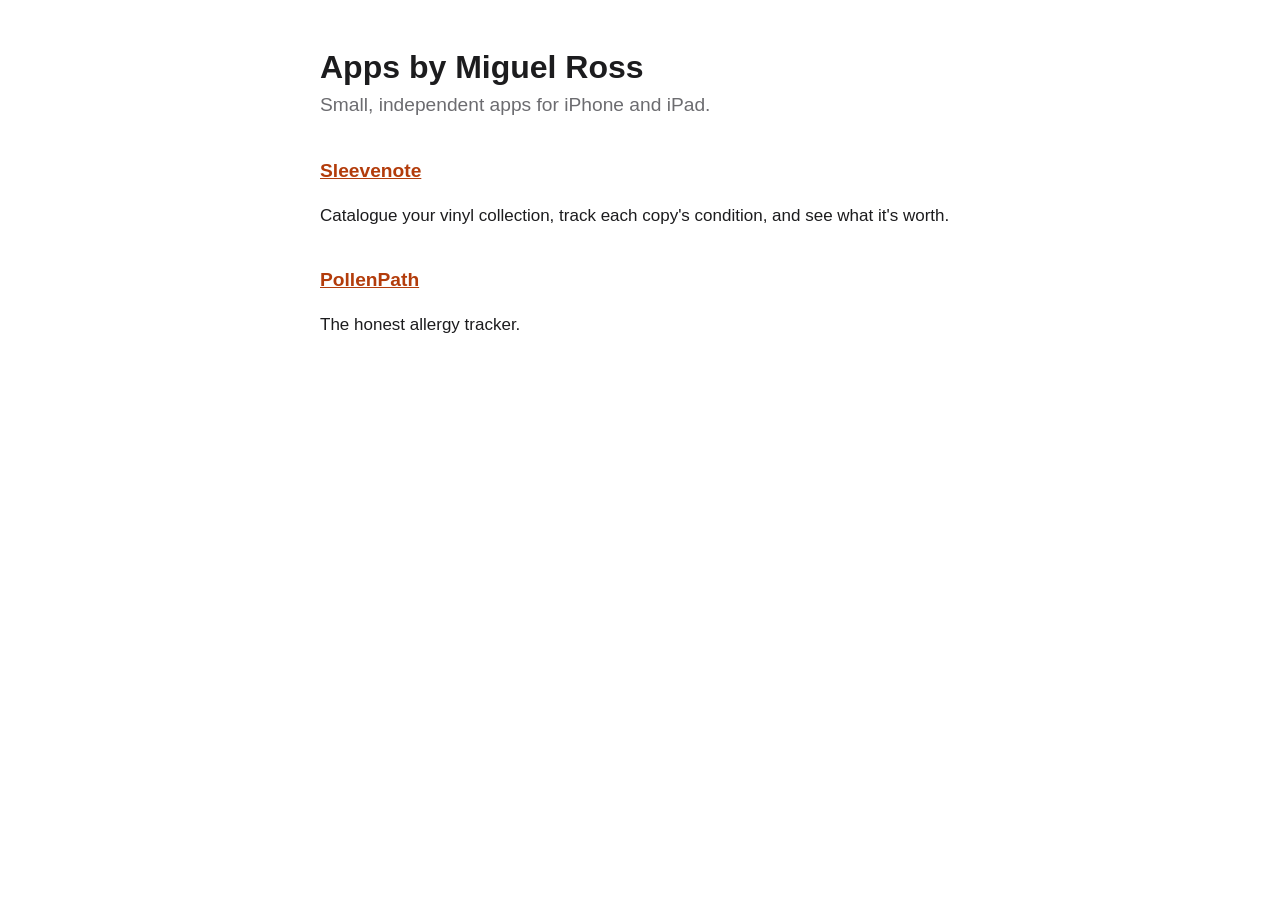
<file: index.html>
<!doctype html>
<html lang="en">
<head>
<meta charset="utf-8">
<meta name="viewport" content="width=device-width, initial-scale=1">
<title>Miguel Ross — Apps</title>
<link rel="stylesheet" href="style.css">
</head>
<body>
<main>
<h1>Apps by Miguel Ross</h1>
<p class="lede">Small, independent apps for iPhone and iPad.</p>
<h2><a href="sleevenote/">Sleevenote</a></h2>
<p>Catalogue your vinyl collection, track each copy's condition, and see what it's worth.</p>
<h2><a href="https://pollenpath.app">PollenPath</a></h2>
<p>The honest allergy tracker.</p>
</main>
</body>
</html>
</file>
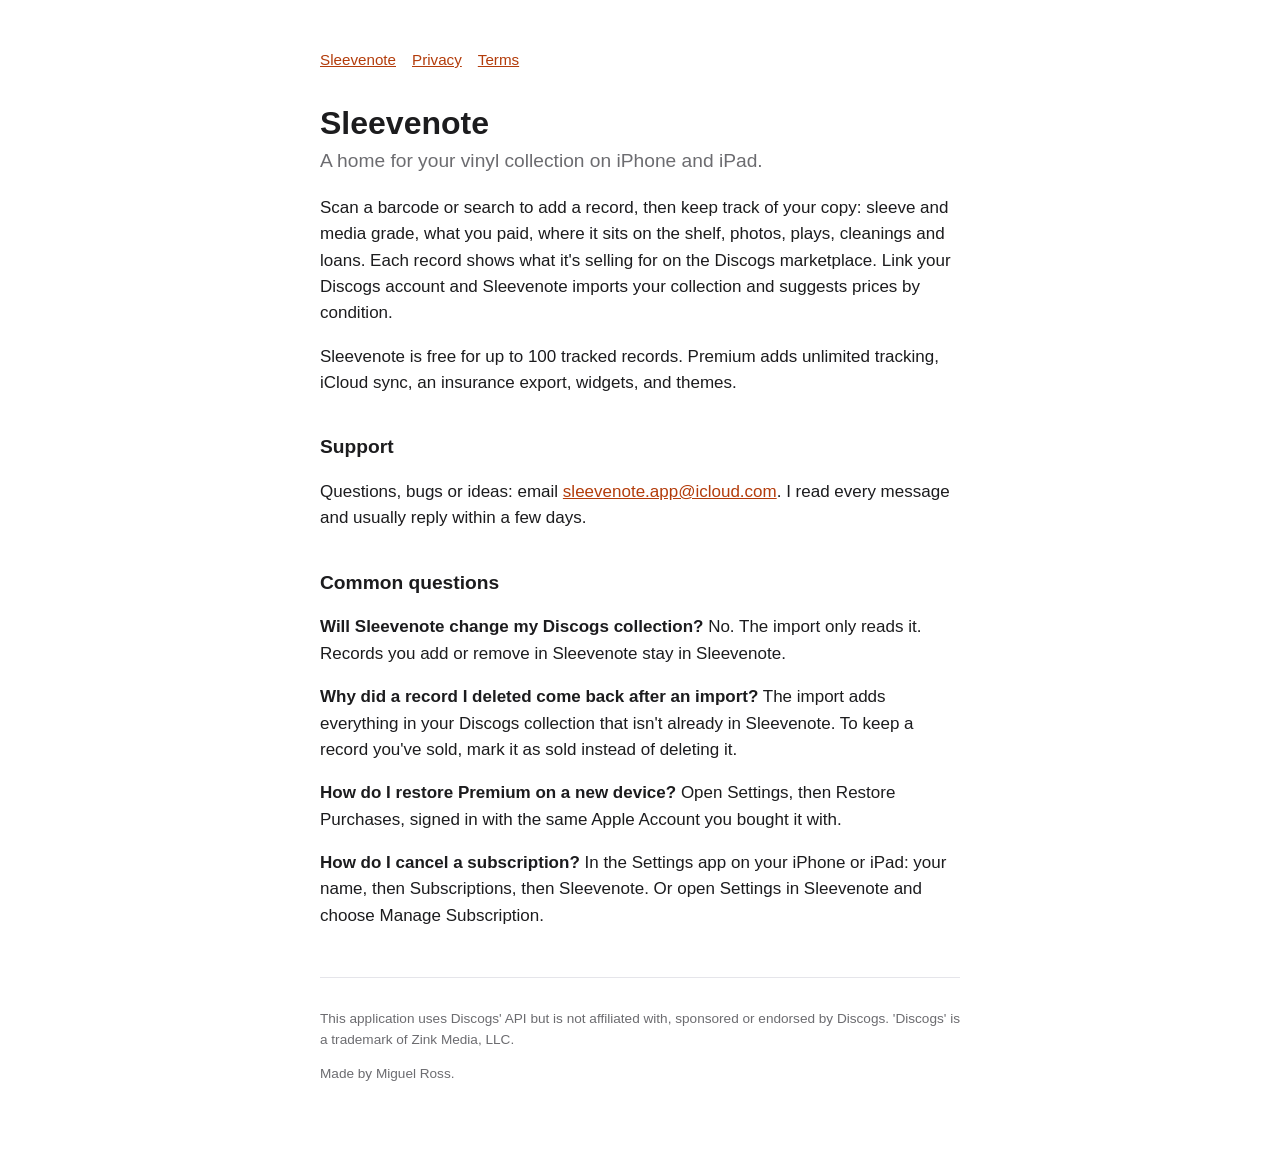
<file: sleevenote/index.html>
<!doctype html>
<html lang="en">
<head>
<meta charset="utf-8">
<meta name="viewport" content="width=device-width, initial-scale=1">
<title>Sleevenote — Support</title>
<meta name="description" content="Sleevenote catalogues your vinyl collection, tracks each copy's condition, and shows what it's worth from Discogs.">
<link rel="stylesheet" href="../style.css">
</head>
<body>
<main>
<nav><a href="./">Sleevenote</a><a href="privacy/">Privacy</a><a href="terms/">Terms</a></nav>

<h1>Sleevenote</h1>
<p class="lede">A home for your vinyl collection on iPhone and iPad.</p>

<p>Scan a barcode or search to add a record, then keep track of your copy: sleeve and media grade, what you paid, where it sits on the shelf, photos, plays, cleanings and loans. Each record shows what it's selling for on the Discogs marketplace. Link your Discogs account and Sleevenote imports your collection and suggests prices by condition.</p>

<p>Sleevenote is free for up to 100 tracked records. Premium adds unlimited tracking, iCloud sync, an insurance export, widgets, and themes.</p>

<h2 id="support">Support</h2>
<p>Questions, bugs or ideas: email <a href="mailto:sleevenote.app@icloud.com">sleevenote.app@icloud.com</a>. I read every message and usually reply within a few days.</p>

<h2>Common questions</h2>
<p><strong>Will Sleevenote change my Discogs collection?</strong> No. The import only reads it. Records you add or remove in Sleevenote stay in Sleevenote.</p>
<p><strong>Why did a record I deleted come back after an import?</strong> The import adds everything in your Discogs collection that isn't already in Sleevenote. To keep a record you've sold, mark it as sold instead of deleting it.</p>
<p><strong>How do I restore Premium on a new device?</strong> Open Settings, then Restore Purchases, signed in with the same Apple Account you bought it with.</p>
<p><strong>How do I cancel a subscription?</strong> In the Settings app on your iPhone or iPad: your name, then Subscriptions, then Sleevenote. Or open Settings in Sleevenote and choose Manage Subscription.</p>

<footer>
<p>This application uses Discogs' API but is not affiliated with, sponsored or endorsed by Discogs. 'Discogs' is a trademark of Zink Media, LLC.</p>
<p>Made by Miguel Ross.</p>
</footer>
</main>
</body>
</html>
</file>
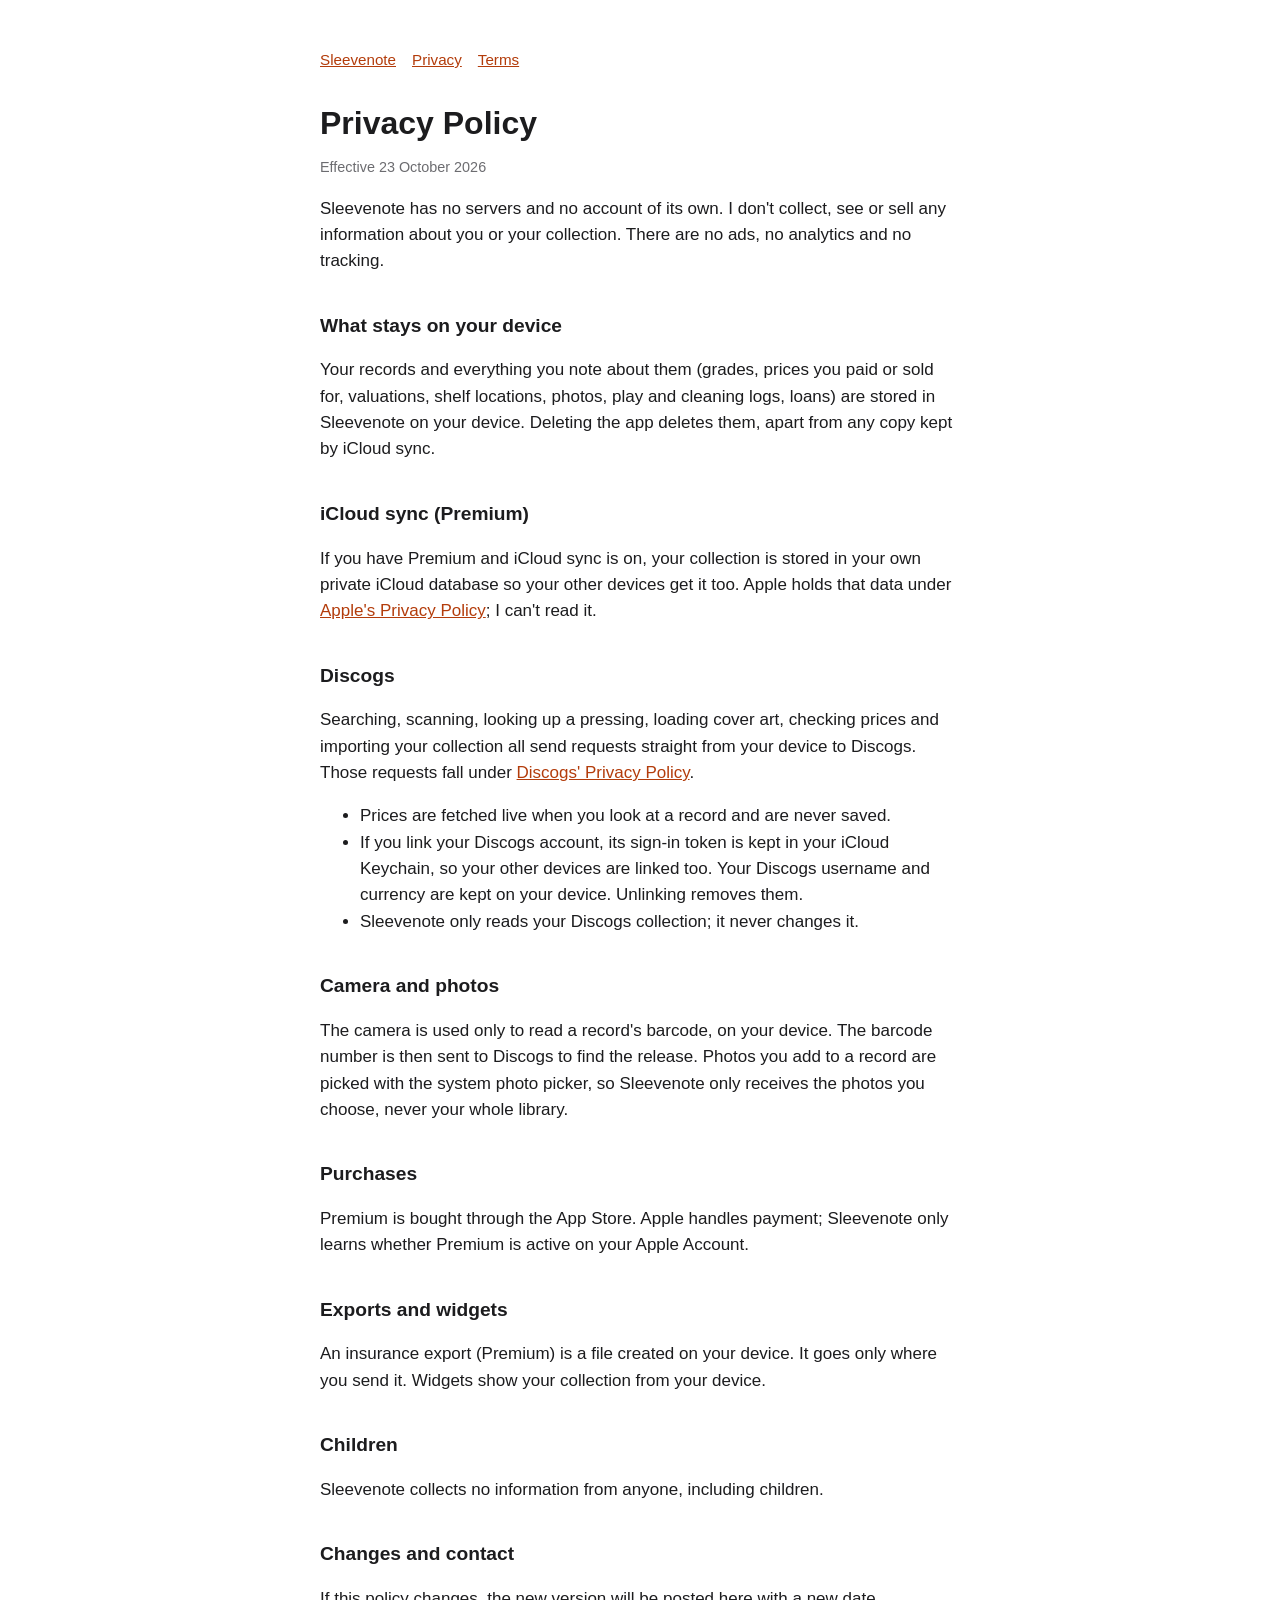
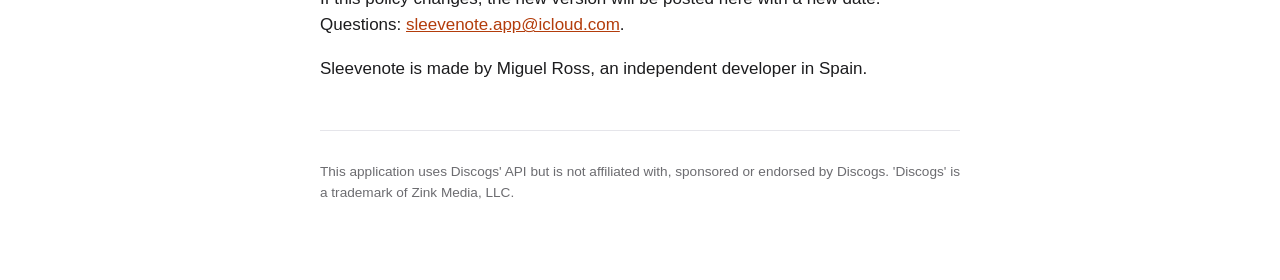
<file: sleevenote/privacy/index.html>
<!doctype html>
<html lang="en">
<head>
<meta charset="utf-8">
<meta name="viewport" content="width=device-width, initial-scale=1">
<title>Sleevenote — Privacy Policy</title>
<link rel="stylesheet" href="../../style.css">
</head>
<body>
<main>
<nav><a href="../">Sleevenote</a><a href="./">Privacy</a><a href="../terms/">Terms</a></nav>

<h1>Privacy Policy</h1>
<p class="meta">Effective 23 October 2026</p>

<p>Sleevenote has no servers and no account of its own. I don't collect, see or sell any information about you or your collection. There are no ads, no analytics and no tracking.</p>

<h2>What stays on your device</h2>
<p>Your records and everything you note about them (grades, prices you paid or sold for, valuations, shelf locations, photos, play and cleaning logs, loans) are stored in Sleevenote on your device. Deleting the app deletes them, apart from any copy kept by iCloud sync.</p>

<h2>iCloud sync (Premium)</h2>
<p>If you have Premium and iCloud sync is on, your collection is stored in your own private iCloud database so your other devices get it too. Apple holds that data under <a href="https://www.apple.com/legal/privacy/">Apple's Privacy Policy</a>; I can't read it.</p>

<h2>Discogs</h2>
<p>Searching, scanning, looking up a pressing, loading cover art, checking prices and importing your collection all send requests straight from your device to Discogs. Those requests fall under <a href="https://support.discogs.com/hc/en-us/articles/360009334513-Privacy-Policy">Discogs' Privacy Policy</a>.</p>
<ul>
<li>Prices are fetched live when you look at a record and are never saved.</li>
<li>If you link your Discogs account, its sign-in token is kept in your iCloud Keychain, so your other devices are linked too. Your Discogs username and currency are kept on your device. Unlinking removes them.</li>
<li>Sleevenote only reads your Discogs collection; it never changes it.</li>
</ul>

<h2>Camera and photos</h2>
<p>The camera is used only to read a record's barcode, on your device. The barcode number is then sent to Discogs to find the release. Photos you add to a record are picked with the system photo picker, so Sleevenote only receives the photos you choose, never your whole library.</p>

<h2>Purchases</h2>
<p>Premium is bought through the App Store. Apple handles payment; Sleevenote only learns whether Premium is active on your Apple Account.</p>

<h2>Exports and widgets</h2>
<p>An insurance export (Premium) is a file created on your device. It goes only where you send it. Widgets show your collection from your device.</p>

<h2>Children</h2>
<p>Sleevenote collects no information from anyone, including children.</p>

<h2>Changes and contact</h2>
<p>If this policy changes, the new version will be posted here with a new date. Questions: <a href="mailto:sleevenote.app@icloud.com">sleevenote.app@icloud.com</a>.</p>
<p>Sleevenote is made by Miguel Ross, an independent developer in Spain.</p>

<footer>
<p>This application uses Discogs' API but is not affiliated with, sponsored or endorsed by Discogs. 'Discogs' is a trademark of Zink Media, LLC.</p>
</footer>
</main>
</body>
</html>
</file>
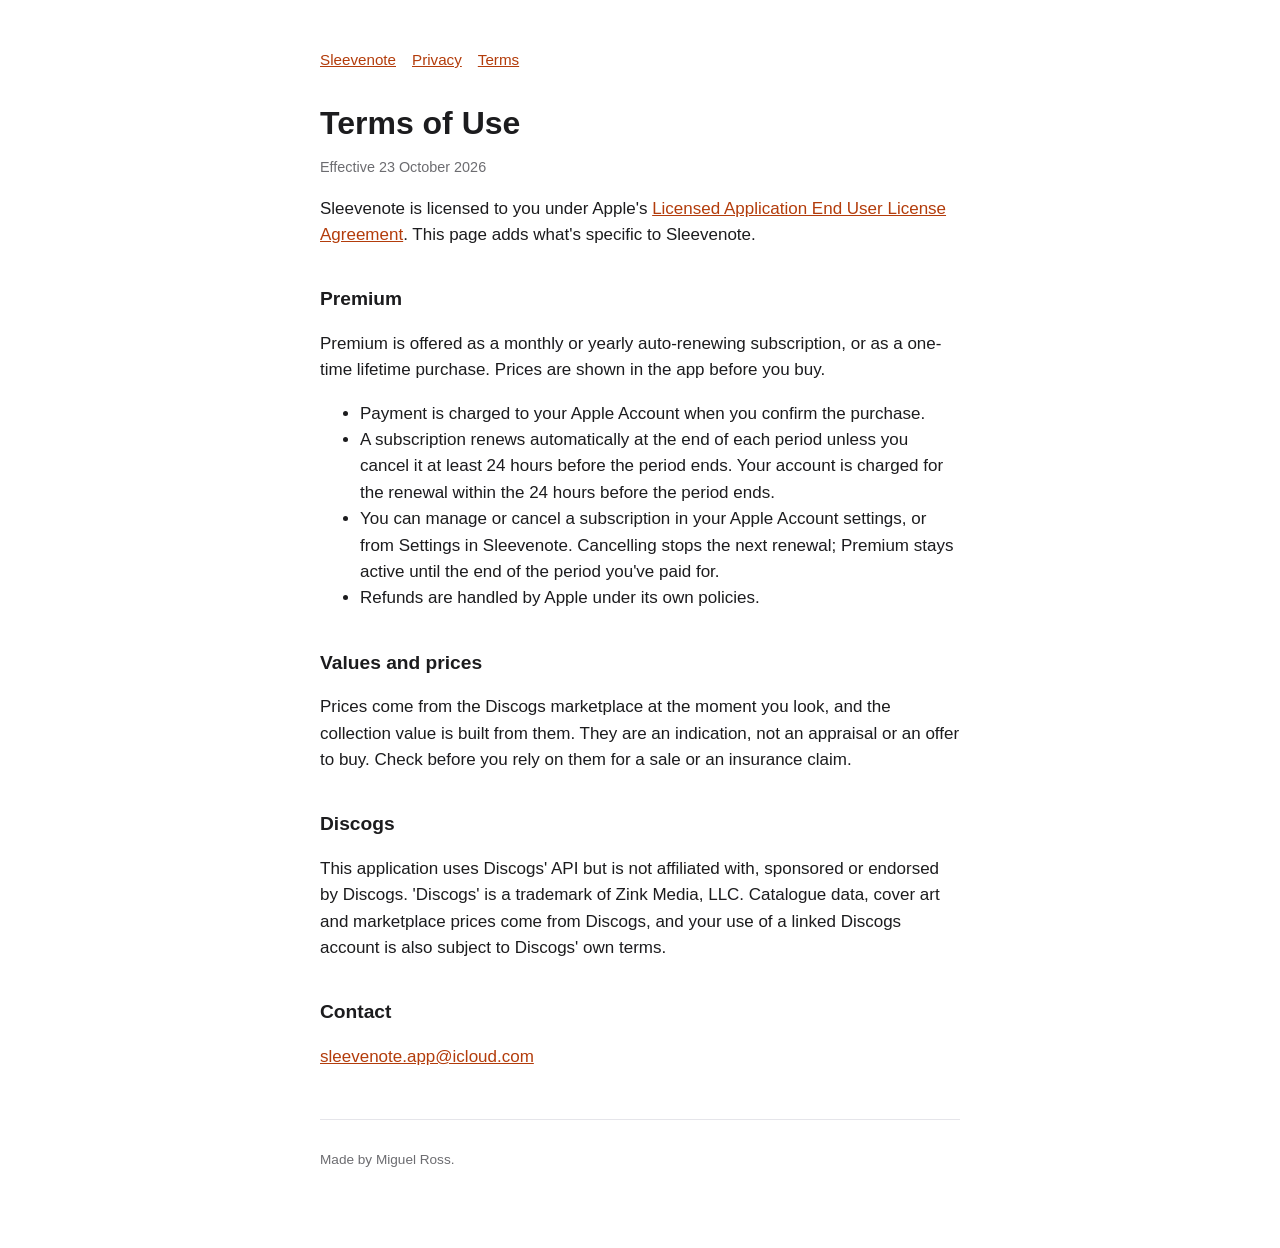
<file: sleevenote/terms/index.html>
<!doctype html>
<html lang="en">
<head>
<meta charset="utf-8">
<meta name="viewport" content="width=device-width, initial-scale=1">
<title>Sleevenote — Terms of Use</title>
<link rel="stylesheet" href="../../style.css">
</head>
<body>
<main>
<nav><a href="../">Sleevenote</a><a href="../privacy/">Privacy</a><a href="./">Terms</a></nav>

<h1>Terms of Use</h1>
<p class="meta">Effective 23 October 2026</p>

<p>Sleevenote is licensed to you under Apple's <a href="https://www.apple.com/legal/internet-services/itunes/dev/stdeula/">Licensed Application End User License Agreement</a>. This page adds what's specific to Sleevenote.</p>

<h2>Premium</h2>
<p>Premium is offered as a monthly or yearly auto-renewing subscription, or as a one-time lifetime purchase. Prices are shown in the app before you buy.</p>
<ul>
<li>Payment is charged to your Apple Account when you confirm the purchase.</li>
<li>A subscription renews automatically at the end of each period unless you cancel it at least 24 hours before the period ends. Your account is charged for the renewal within the 24 hours before the period ends.</li>
<li>You can manage or cancel a subscription in your Apple Account settings, or from Settings in Sleevenote. Cancelling stops the next renewal; Premium stays active until the end of the period you've paid for.</li>
<li>Refunds are handled by Apple under its own policies.</li>
</ul>

<h2>Values and prices</h2>
<p>Prices come from the Discogs marketplace at the moment you look, and the collection value is built from them. They are an indication, not an appraisal or an offer to buy. Check before you rely on them for a sale or an insurance claim.</p>

<h2>Discogs</h2>
<p>This application uses Discogs' API but is not affiliated with, sponsored or endorsed by Discogs. 'Discogs' is a trademark of Zink Media, LLC. Catalogue data, cover art and marketplace prices come from Discogs, and your use of a linked Discogs account is also subject to Discogs' own terms.</p>

<h2>Contact</h2>
<p><a href="mailto:sleevenote.app@icloud.com">sleevenote.app@icloud.com</a></p>

<footer>
<p>Made by Miguel Ross.</p>
</footer>
</main>
</body>
</html>
</file>
<file: style.css>
:root {
  color-scheme: light dark;
  --bg: #ffffff;
  --text: #1c1c1e;
  --muted: #6c6c70;
  --rule: #e5e5ea;
  --accent: #b33c0b;
}
@media (prefers-color-scheme: dark) {
  :root {
    --bg: #111114;
    --text: #f2f2f7;
    --muted: #a1a1a6;
    --rule: #2c2c2e;
    --accent: #fb923c;
  }
}
body {
  margin: 0;
  background: var(--bg);
  color: var(--text);
  font: 17px/1.55 -apple-system, BlinkMacSystemFont, "Segoe UI", Roboto, sans-serif;
}
main {
  max-width: 40rem;
  margin: 0 auto;
  padding: 3rem 1rem 4rem;
}
h1 { font-size: 2rem; line-height: 1.2; margin: 0 0 0.25rem; }
h2 { font-size: 1.2rem; margin: 2.25rem 0 0.5rem; }
a { color: var(--accent); }
.lede { font-size: 1.2rem; color: var(--muted); margin-top: 0; }
.meta { color: var(--muted); font-size: 0.9rem; }
nav { font-size: 0.95rem; margin-bottom: 2rem; }
nav a { margin-right: 1rem; }
footer {
  margin-top: 3rem;
  padding-top: 1rem;
  border-top: 1px solid var(--rule);
  color: var(--muted);
  font-size: 0.85rem;
}
</file>
